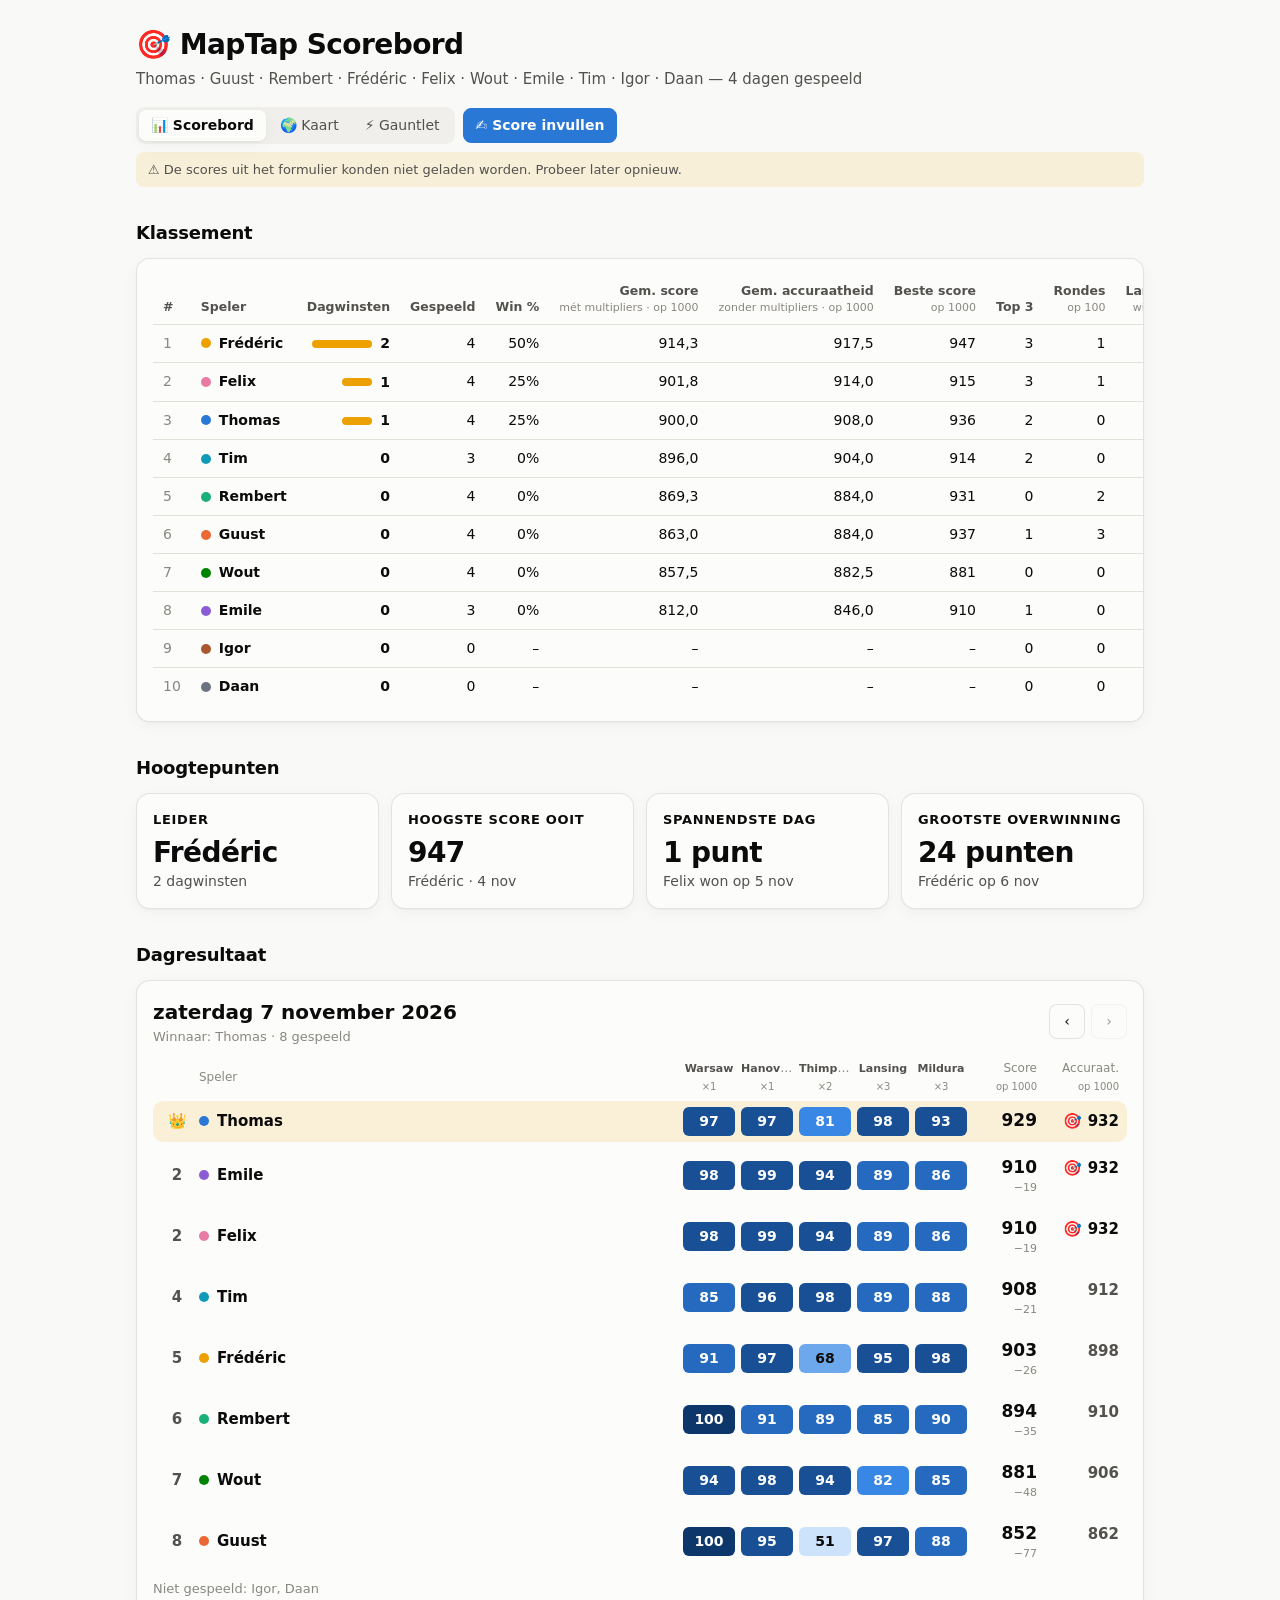
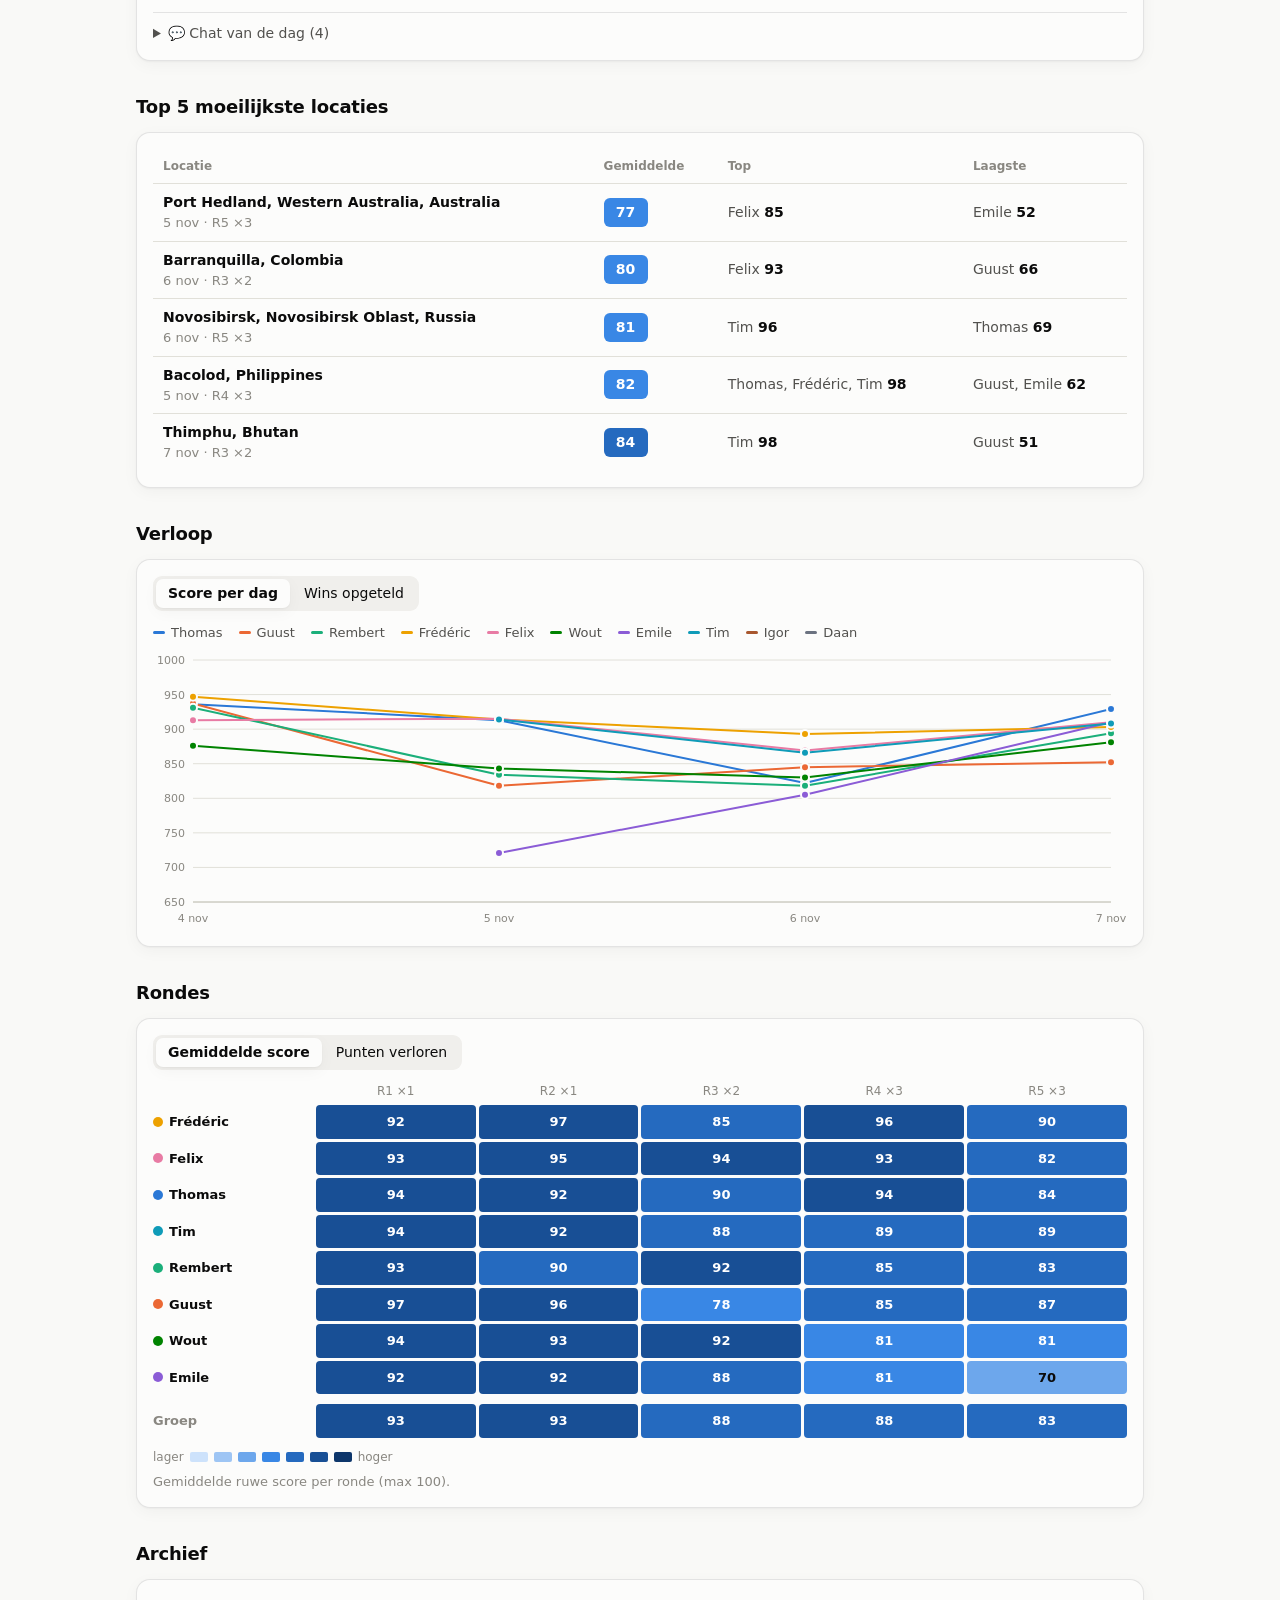
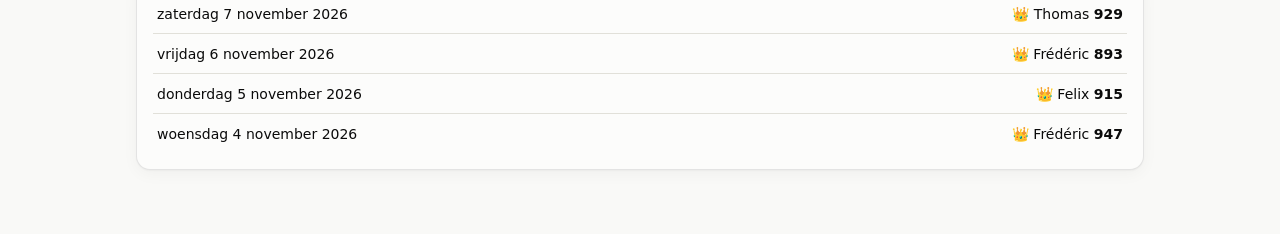
<file: index.html>
<!doctype html>
<html lang="nl">
<head>
  <meta charset="utf-8">
  <meta name="viewport" content="width=device-width, initial-scale=1">
  <title>MapTap Scorebord</title>
  <link rel="icon" href="data:image/svg+xml,<svg xmlns='http://www.w3.org/2000/svg' viewBox='0 0 100 100'><text y='.9em' font-size='90'>🎯</text></svg>">
  <link rel="stylesheet" href="assets/style.css?v=mwxf0195">
</head>
<body>
  <div class="wrap">
    <header class="top">
      <div>
        <h1>🎯 MapTap Scorebord</h1>
        <p id="subtitle">Laden…</p>
      </div>
      <div class="top-actions">
        <nav class="tabs nav" aria-label="Pagina's">
          <a href="index.html" aria-current="page">📊 Scorebord</a>
          <a href="kaart.html">🌍 Kaart</a>
          <a href="gauntlet.html">⚡ Gauntlet</a>
        </nav>
        <a class="btn primary-link" id="form-link" href="https://docs.google.com/forms/d/e/1FAIpQLSeYSUEAxbxAwryLA-4SiXtxM5MdXwAJ_mon7DEaT60UFioa7w/viewform" target="_blank" rel="noopener">✍️ Score invullen</a>
        <a class="btn" id="admin-link" href="beheer.html" hidden>✏️ Scores invoeren</a>
      </div>
    </header>
    <div class="sheet-notes" id="sheet-notes" hidden></div>

    <section>
      <h2>Klassement</h2>
      <div class="card table-wrap" id="standings"></div>
    </section>

    <section>
      <h2>Hoogtepunten</h2>
      <div class="kpis" id="kpis"></div>
    </section>

    <section>
      <h2>Dagresultaat</h2>
      <div class="card" id="day"></div>
    </section>

    <section>
      <h2>Top 5 moeilijkste locaties</h2>
      <div class="card table-wrap" id="locations"></div>
    </section>

    <section>
      <h2>Verloop</h2>
      <div class="card">
        <div class="tabs" role="tablist" id="trend-tabs">
          <button role="tab" aria-selected="true" data-mode="score">Score per dag</button>
          <button role="tab" aria-selected="false" data-mode="wins">Wins opgeteld</button>
        </div>
        <div class="legend" id="trend-legend"></div>
        <div class="chart" id="trend"></div>
      </div>
    </section>

    <section>
      <h2>Rondes</h2>
      <div class="card">
        <div class="tabs" role="tablist" id="heat-tabs">
          <button role="tab" aria-selected="true" data-mode="avg">Gemiddelde score</button>
          <button role="tab" aria-selected="false" data-mode="lost">Punten verloren</button>
        </div>
        <div id="heat"></div>
      </div>
    </section>

    <section>
      <h2>Archief</h2>
      <div class="card list" id="archive"></div>
    </section>
  </div>
  <script type="module" src="assets/app.js?v=mwxf0195"></script>
</body>
</html>
</file>
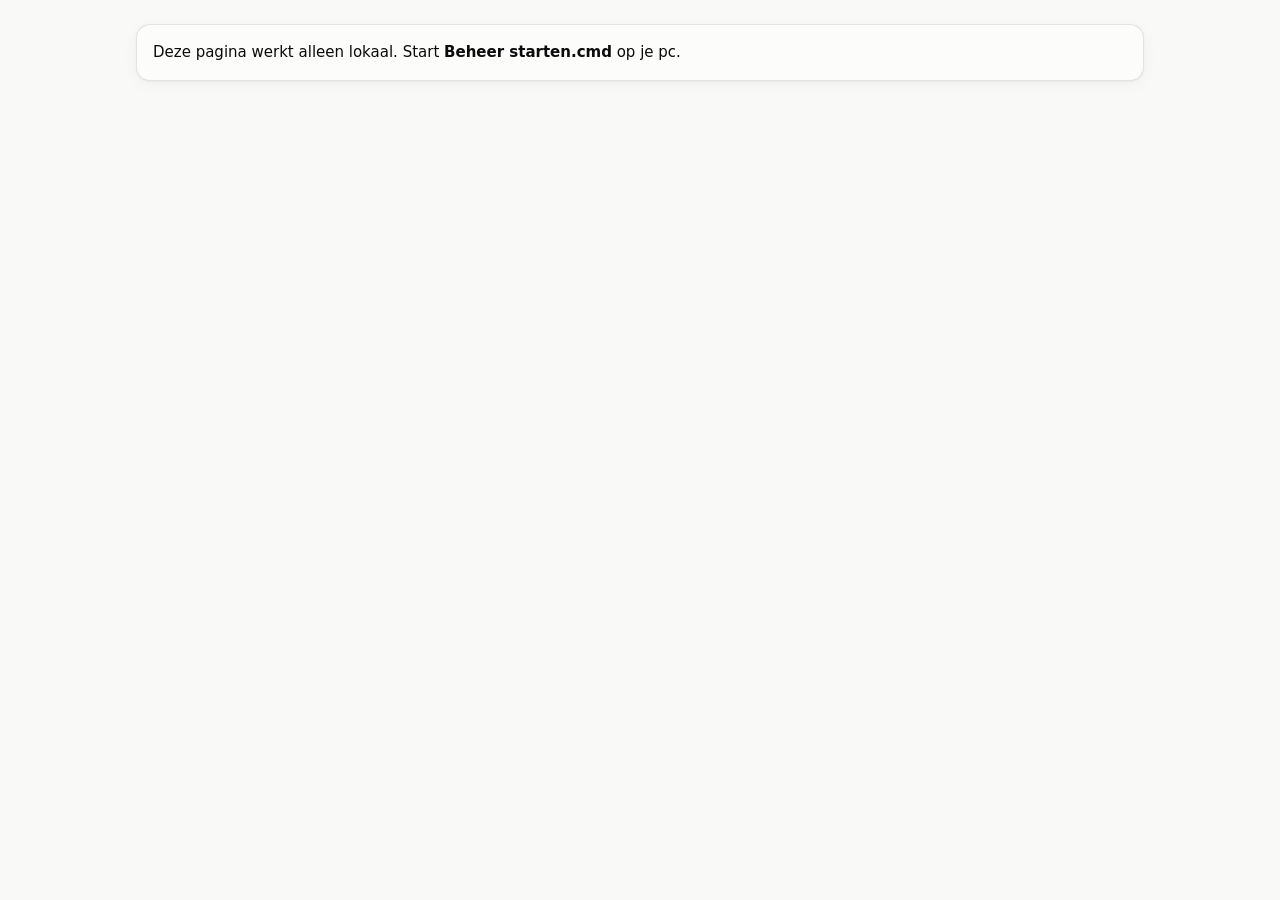
<file: beheer.html>
<!doctype html>
<html lang="nl">
<head>
  <meta charset="utf-8">
  <meta name="viewport" content="width=device-width, initial-scale=1">
  <title>MapTap Beheer</title>
  <link rel="icon" href="data:image/svg+xml,<svg xmlns='http://www.w3.org/2000/svg' viewBox='0 0 100 100'><text y='.9em' font-size='90'>✏️</text></svg>">
  <link rel="stylesheet" href="assets/style.css?v=mwxf0195">
  <style>
    textarea, input[type=text], input[type=date], select {
      font: inherit; color: var(--text); background: var(--surface); border: 1px solid var(--border);
      border-radius: 8px; padding: 6px 8px; width: 100%;
    }
    textarea { min-height: 180px; resize: vertical; font-size: 13px; }
    .locs { display: grid; grid-template-columns: repeat(5, 1fr); gap: 6px; margin: 8px 0 12px; }
    .locs label { font-size: 12px; color: var(--muted); display: grid; gap: 2px; }
    @media (max-width: 640px) { .locs { grid-template-columns: 1fr 1fr; } }
    .actions { display: flex; gap: 8px; flex-wrap: wrap; align-items: center; margin-top: 12px; }
    .warn { color: #d03b3b; font-size: 12px; }
    .note { font-size: 12px; color: var(--muted); }
    td select { width: auto; min-width: 110px; padding: 3px 6px; }
    pre.log { background: var(--surface-2); border-radius: 8px; padding: 10px; font-size: 12px; white-space: pre-wrap; max-height: 260px; overflow: auto; }
    .msgrow { display: flex; gap: 8px; align-items: baseline; font-size: 14px; padding: 2px 0; }
    .msgrow b { min-width: 80px; }
    .status { font-size: 14px; }
    .date-card + .date-card { margin-top: 12px; }
  </style>
</head>
<body>
  <div class="wrap">
    <header class="top">
      <div>
        <h1>✏️ Scores invoeren</h1>
        <p>Plak de Messenger-berichten, controleer, sla op en publiceer.</p>
      </div>
      <div class="top-actions"><a class="btn" href="index.html">📊 Naar scorebord</a></div>
    </header>

    <div class="card">
      <label class="small muted" for="paste">Chat van de dag (mag ook meerdere dagen tegelijk)</label>
      <textarea id="paste" placeholder="Selecteer de berichten in Messenger, kopieer en plak hier…"></textarea>
      <div class="actions">
        <button class="primary" id="analyse">Analyseren</button>
        <span class="note">Er wordt nog niets opgeslagen.</span>
      </div>
    </div>

    <div id="preview"></div>

    <section>
      <h2>Locaties inlezen</h2>
      <div class="card">
        <div class="small muted">Plak de volledige <b>"Today on MapTap"-mail</b> hieronder (Ctrl+A, Ctrl+C in de mail). Of kies de CSV-export van <a href="https://maptap.gg/profile#gameSettingsSection" target="_blank" rel="noopener">maptap.gg/profile</a> → <i>Your data</i>, handig om oude dagen in één keer in te lezen.</div>
        <textarea id="export-text" style="min-height:90px;margin-top:8px" placeholder="Thursday, November 5&#10;Today on MapTap&#10;…&#10;Round 1 · Nantes, France&#10;…"></textarea>
        <div class="actions"><input type="file" id="export-file" accept=".csv,text/csv,text/plain"></div>
        <div class="actions">
          <button class="primary" id="export-import">📍 Locaties inlezen</button>
          <span class="note" id="export-status">Je krijgt eerst een overzicht om te bevestigen.</span>
        </div>
        <div id="loc-preview"></div>
      </div>
    </section>

    <section>
      <h2>Bestaande dag aanpassen</h2>
      <div class="card">
        <select id="edit-date"></select>
        <div id="edit"></div>
      </div>
    </section>

    <section id="publish-box">
      <h2>Publiceren</h2>
      <div class="card">
        <div class="status" id="save-status">Nog geen wijzigingen.</div>
        <div class="actions">
          <button class="primary" id="publish">🚀 Publiceren naar GitHub</button>
          <span class="note">Zet data/scores.json online (git commit + push).</span>
        </div>
        <pre class="log" id="log" hidden></pre>
      </div>
    </section>
  </div>
  <script type="module" src="assets/beheer.js?v=mwxf0195"></script>
</body>
</html>
</file>
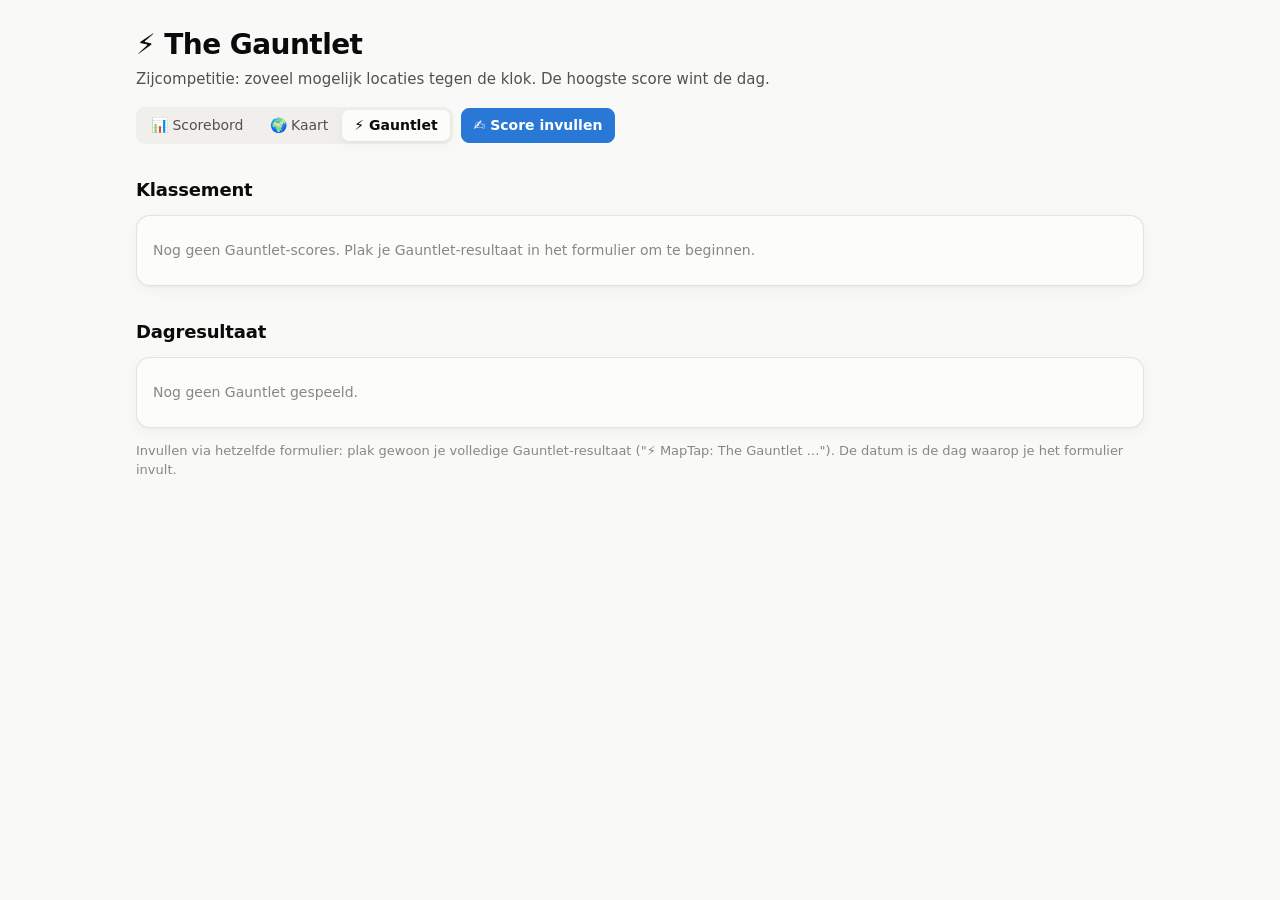
<file: gauntlet.html>
<!doctype html>
<html lang="nl">
<head>
  <meta charset="utf-8">
  <meta name="viewport" content="width=device-width, initial-scale=1">
  <title>MapTap Gauntlet</title>
  <link rel="icon" href="data:image/svg+xml,<svg xmlns='http://www.w3.org/2000/svg' viewBox='0 0 100 100'><text y='.9em' font-size='90'>⚡</text></svg>">
  <link rel="stylesheet" href="assets/style.css?v=mwxf0195">
</head>
<body>
  <div class="wrap">
    <header class="top">
      <div>
        <h1>⚡ The Gauntlet</h1>
        <p>Zijcompetitie: zoveel mogelijk locaties tegen de klok. De hoogste score wint de dag.</p>
      </div>
      <div class="top-actions">
        <nav class="tabs nav" aria-label="Pagina's">
          <a href="index.html">📊 Scorebord</a>
          <a href="kaart.html">🌍 Kaart</a>
          <a href="gauntlet.html" aria-current="page">⚡ Gauntlet</a>
        </nav>
        <a class="btn primary-link" href="https://docs.google.com/forms/d/e/1FAIpQLSeYSUEAxbxAwryLA-4SiXtxM5MdXwAJ_mon7DEaT60UFioa7w/viewform" target="_blank" rel="noopener">✍️ Score invullen</a>
      </div>
    </header>

    <section>
      <h2>Klassement</h2>
      <div class="card table-wrap" id="g-standings"></div>
    </section>

    <section>
      <h2>Dagresultaat</h2>
      <div class="card" id="g-day"></div>
    </section>

    <p class="small muted">Invullen via hetzelfde formulier: plak gewoon je volledige Gauntlet-resultaat ("⚡ MapTap: The Gauntlet …"). De datum is de dag waarop je het formulier invult.</p>
  </div>
  <script type="module" src="assets/gauntlet.js?v=mwxf0195"></script>
</body>
</html>
</file>
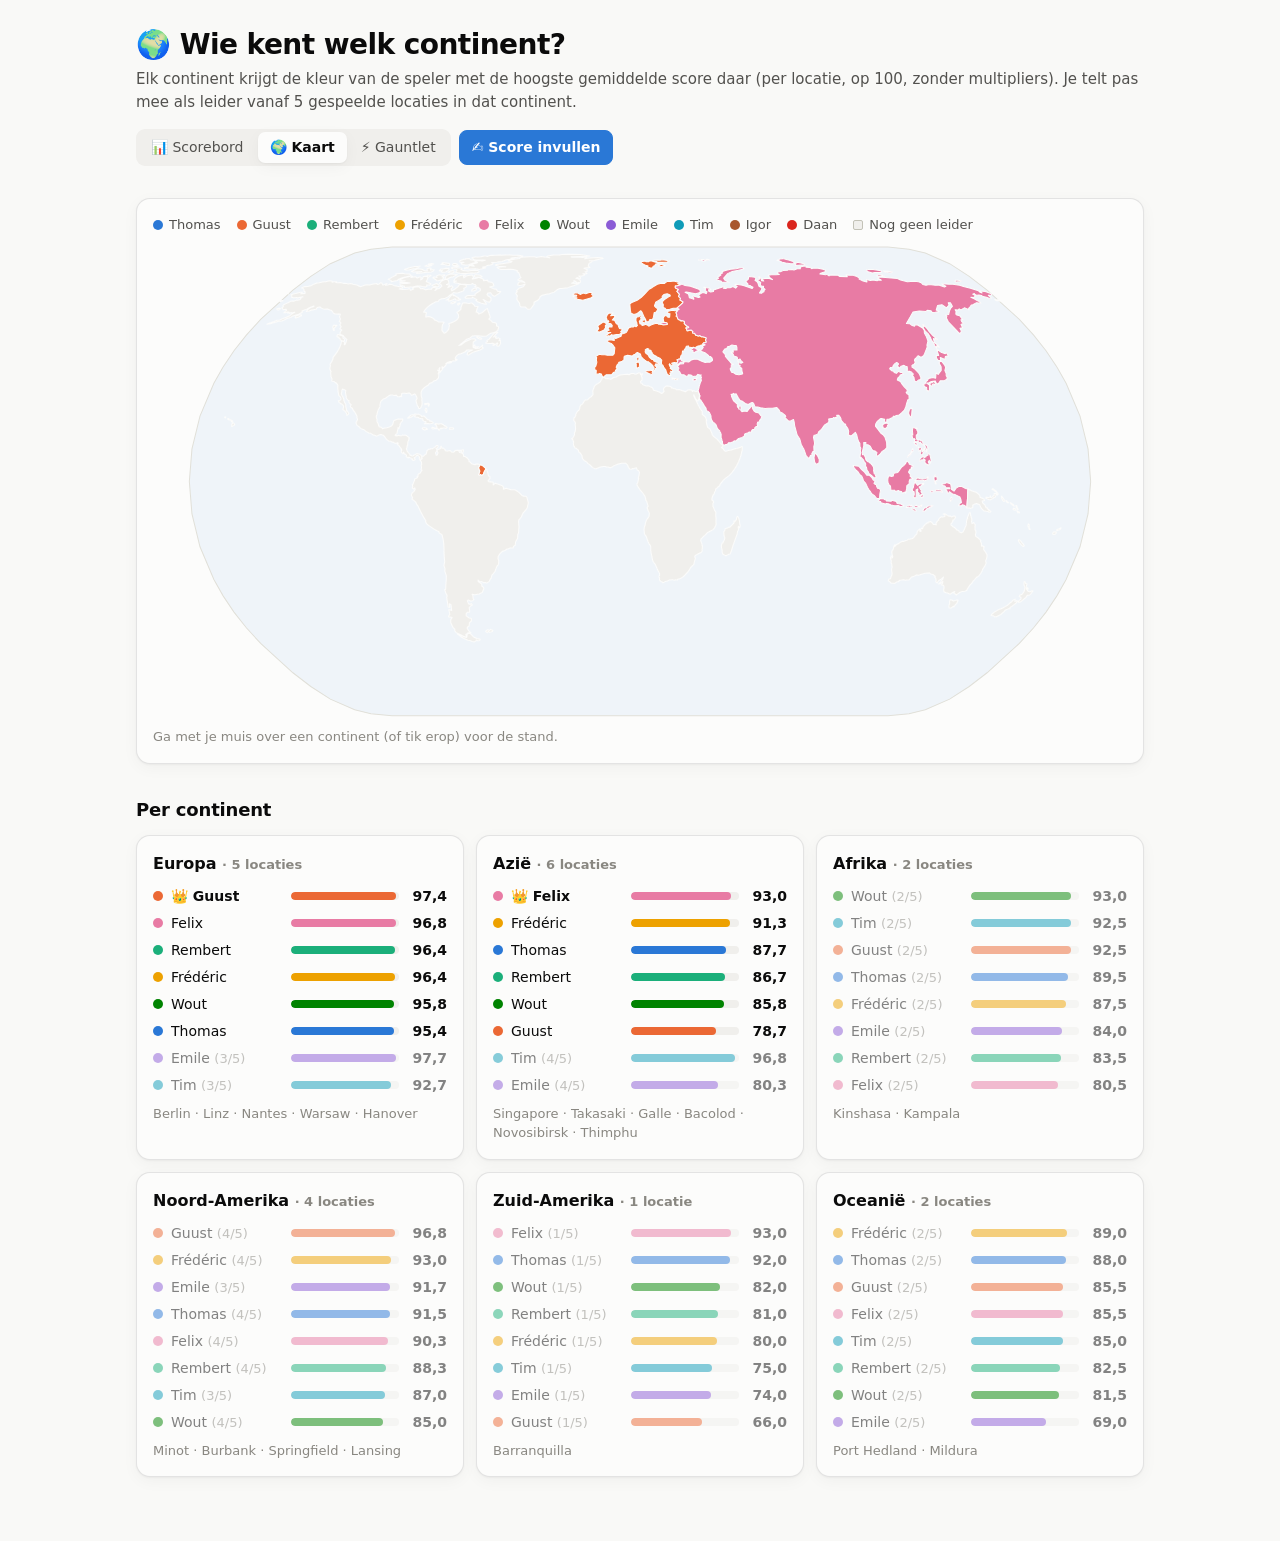
<file: kaart.html>
<!doctype html>
<html lang="nl">
<head>
  <meta charset="utf-8">
  <meta name="viewport" content="width=device-width, initial-scale=1">
  <title>MapTap Kaart</title>
  <link rel="icon" href="data:image/svg+xml,<svg xmlns='http://www.w3.org/2000/svg' viewBox='0 0 100 100'><text y='.9em' font-size='90'>🌍</text></svg>">
  <link rel="stylesheet" href="assets/style.css?v=mwxf0195">
</head>
<body>
  <div class="wrap">
    <header class="top">
      <div>
        <h1>🌍 Wie kent welk continent?</h1>
        <p>Elk continent krijgt de kleur van de speler met de hoogste gemiddelde score daar (per locatie, op 100, zonder multipliers). Je telt pas mee als leider vanaf 5 gespeelde locaties in dat continent.</p>
      </div>
      <div class="top-actions">
        <nav class="tabs nav" aria-label="Pagina's">
          <a href="index.html">📊 Scorebord</a>
          <a href="kaart.html" aria-current="page">🌍 Kaart</a>
          <a href="gauntlet.html">⚡ Gauntlet</a>
        </nav>
        <a class="btn primary-link" href="https://docs.google.com/forms/d/e/1FAIpQLSeYSUEAxbxAwryLA-4SiXtxM5MdXwAJ_mon7DEaT60UFioa7w/viewform" target="_blank" rel="noopener">✍️ Score invullen</a>
      </div>
    </header>

    <section>
      <div class="card">
        <div class="legend" id="map-legend"></div>
        <div class="map" id="map"></div>
        <div class="small muted" style="margin-top:8px">Ga met je muis over een continent (of tik erop) voor de stand.</div>
      </div>
    </section>

    <section>
      <h2>Per continent</h2>
      <div class="cont-grid" id="cont-list"></div>
    </section>
  </div>
  <script type="module" src="assets/kaart.js?v=mwxf0195"></script>
</body>
</html>
</file>
<file: assets/style.css>
:root {
  color-scheme: light;
  --page: #f9f9f7;
  --surface: #fcfcfb;
  --surface-2: #f0efec;
  --text: #0b0b0b;
  --text-2: #52514e;
  --muted: #898781;
  --grid: #e1e0d9;
  --axis: #c3c2b7;
  --border: rgba(11, 11, 11, 0.10);
  --accent: #2a78d6;
  --gold: #eda100;
  --good: #006300;
  --s1: #2a78d6; --s2: #eb6834; --s3: #1baf7a; --s4: #eda100; --s5: #e87ba4; --s6: #008300; --s7: #8b5cd6; --s8: #0f9bb8; --s9: #a8572e; --s10: #6b7280;
  --q1: #cde2fb; --q2: #9ec5f4; --q3: #6da7ec; --q4: #3987e5; --q5: #256abf; --q6: #184f95; --q7: #0d366b;
  --shadow: 0 1px 2px rgba(0, 0, 0, 0.04), 0 4px 16px rgba(0, 0, 0, 0.04);
}
@media (prefers-color-scheme: dark) {
  :root:not([data-theme="light"]) {
    color-scheme: dark;
    --page: #0d0d0d; --surface: #1a1a19; --surface-2: #242422;
    --text: #f0efec; --text-2: #c3c2b7; --muted: #898781;
    --grid: #2c2c2a; --axis: #383835; --border: rgba(255, 255, 255, 0.10);
    --accent: #3987e5; --gold: #c98500; --good: #0ca30c;
    --s1: #3987e5; --s2: #d95926; --s3: #199e70; --s4: #c98500; --s5: #d55181; --s6: #008300; --s7: #9d74e8; --s8: #22a9c4; --s9: #c9744a; --s10: #9ca3af;
    --shadow: none;
  }
}
:root[data-theme="dark"] {
  color-scheme: dark;
  --page: #0d0d0d; --surface: #1a1a19; --surface-2: #242422;
  --text: #f0efec; --text-2: #c3c2b7; --muted: #898781;
  --grid: #2c2c2a; --axis: #383835; --border: rgba(255, 255, 255, 0.10);
  --accent: #3987e5; --gold: #c98500; --good: #0ca30c;
  --s1: #3987e5; --s2: #d95926; --s3: #199e70; --s4: #c98500; --s5: #d55181; --s6: #008300; --s7: #9d74e8; --s8: #22a9c4; --s9: #c9744a; --s10: #9ca3af;
  --shadow: none;
}

* { box-sizing: border-box; }
[hidden] { display: none !important; }
html { -webkit-text-size-adjust: 100%; }
body {
  margin: 0;
  background: var(--page);
  color: var(--text);
  font: 15px/1.5 system-ui, -apple-system, "Segoe UI", sans-serif;
}
.wrap { max-width: 1040px; margin: 0 auto; padding: 24px 16px 64px; }

header.top { display: flex; align-items: flex-end; justify-content: space-between; gap: 16px; flex-wrap: wrap; margin-bottom: 8px; }
header.top h1 { margin: 0; font-size: 28px; letter-spacing: -0.02em; }
header.top p { margin: 2px 0 0; color: var(--text-2); }
.top-actions { display: flex; gap: 8px; }

section { margin-top: 32px; }
section > h2 { font-size: 18px; margin: 0 0 12px; letter-spacing: -0.01em; }
.card {
  background: var(--surface);
  border: 1px solid var(--border);
  border-radius: 14px;
  box-shadow: var(--shadow);
  padding: 16px;
}
.muted { color: var(--muted); }
.small { font-size: 13px; }
.num { font-variant-numeric: tabular-nums; }

button, .btn {
  font: inherit; font-size: 14px; color: var(--text);
  background: var(--surface); border: 1px solid var(--border); border-radius: 8px;
  padding: 6px 12px; cursor: pointer; text-decoration: none; display: inline-flex; align-items: center; gap: 6px;
}
button:hover, .btn:hover { background: var(--surface-2); }
button:disabled { opacity: 0.4; cursor: default; }
button.primary { background: var(--accent); border-color: var(--accent); color: #fff; }
button.primary:hover { filter: brightness(1.08); }

/* KPI's */
.kpis { display: grid; grid-template-columns: repeat(auto-fit, minmax(200px, 1fr)); gap: 12px; }
.kpi .label { font-size: 13px; font-weight: 700; color: var(--text); text-transform: uppercase; letter-spacing: 0.05em; }
.kpi .value { font-size: 28px; font-weight: 650; letter-spacing: -0.02em; line-height: 1.2; margin-top: 6px; }
.kpi .sub { font-size: 14px; color: var(--text-2); margin-top: 2px; }

/* Dagkaart */
.day-head { display: flex; align-items: center; justify-content: space-between; gap: 12px; margin-bottom: 12px; flex-wrap: wrap; }
.day-head h3 { margin: 0; font-size: 20px; }
.day-nav { display: flex; gap: 6px; }
.day-nav button { width: 36px; justify-content: center; padding: 6px 0; }

.ranking { display: grid; gap: 6px; }
.row {
  display: grid;
  grid-template-columns: 32px minmax(90px, 1fr) repeat(5, minmax(34px, 52px)) 64px 76px;
  gap: 6px; align-items: center;
  padding: 6px 8px; border-radius: 10px;
}
.row.head { color: var(--muted); font-size: 12px; padding-top: 0; padding-bottom: 0; }
.row.head > div { text-align: center; overflow: hidden; text-overflow: ellipsis; white-space: nowrap; }
.row.head > div:nth-child(2) { text-align: left; }
.row.winner { background: color-mix(in srgb, var(--gold) 14%, transparent); }
.rank { font-weight: 650; text-align: center; color: var(--text-2); }
.pname { font-weight: 600; display: flex; align-items: center; gap: 8px; min-width: 0; }
.pname span { overflow: hidden; text-overflow: ellipsis; white-space: nowrap; }
.dot { width: 10px; height: 10px; border-radius: 50%; flex: none; }
.cell {
  text-align: center; border-radius: 6px; padding: 4px 0; font-size: 14px; font-weight: 600;
  font-variant-numeric: tabular-nums;
}
.total { text-align: right; font-weight: 700; font-size: 17px; font-variant-numeric: tabular-nums; }
.acc { text-align: right; font-size: 15px; font-weight: 600; color: var(--text-2); font-variant-numeric: tabular-nums; align-self: start; padding-top: 3px; }
.acc.top { color: var(--text); }
.total { align-self: start; padding-top: 1px; }
.gap { display: block; font-size: 11px; font-weight: 500; color: var(--muted); }
.missing { margin-top: 10px; font-size: 13px; color: var(--muted); }
.loc-head { font-size: 11px; line-height: 1.2; color: var(--text-2); font-weight: 600; }
.loc-mult { font-size: 10px; }

details.chat { margin-top: 14px; border-top: 1px solid var(--border); padding-top: 10px; }
details.chat summary { cursor: pointer; color: var(--text-2); font-size: 14px; }
.msgs { display: grid; gap: 4px; margin-top: 8px; }
.msg { font-size: 14px; }
.msg b { font-weight: 600; margin-right: 6px; }

/* Klassement */
.table-wrap { overflow-x: auto; }
table { width: 100%; border-collapse: collapse; font-size: 14px; }
th, td { padding: 8px 10px; text-align: right; white-space: nowrap; font-variant-numeric: tabular-nums; }
th { font-size: 12px; font-weight: 600; color: var(--muted); border-bottom: 1px solid var(--grid); }
td { border-bottom: 1px solid var(--grid); }
tr:last-child td { border-bottom: none; }
th:nth-child(-n+2), td:nth-child(-n+2) { text-align: left; }
td.player { font-weight: 600; }
.standings th { vertical-align: bottom; line-height: 1.3; color: var(--text-2); font-size: 12.5px; }
.standings th span { font-weight: 400; color: var(--muted); font-size: 11px; }
.loc-table th, .loc-table td { text-align: left; vertical-align: middle; }
.loc-table td { white-space: normal; }
.loc-table td:first-child { min-width: 160px; }
.loc-table .cell.avg { display: inline-block; min-width: 44px; }
.loc-table .who { color: var(--text-2); }
.winbar { display: inline-flex; align-items: center; gap: 8px; }
.winbar i { display: inline-block; height: 8px; border-radius: 4px; background: var(--gold); min-width: 2px; }

/* Grafieken */
.tabs { display: inline-flex; background: var(--surface-2); border-radius: 9px; padding: 3px; gap: 2px; margin-bottom: 12px; }
.tabs button { border: none; background: transparent; padding: 4px 12px; border-radius: 7px; }
.tabs button[aria-selected="true"] { background: var(--surface); box-shadow: var(--shadow); font-weight: 600; }
.legend { display: flex; flex-wrap: wrap; gap: 6px 16px; font-size: 13px; color: var(--text-2); margin-bottom: 8px; }
.legend span { display: inline-flex; align-items: center; gap: 6px; }
.legend i { width: 12px; height: 3px; border-radius: 2px; display: inline-block; }
.chart { position: relative; }
.chart svg { display: block; width: 100%; height: auto; overflow: visible; }
.chart text { fill: var(--muted); font-size: 11px; font-family: inherit; }
.tooltip {
  position: absolute; pointer-events: none; z-index: 5;
  background: var(--surface); border: 1px solid var(--border); border-radius: 8px; box-shadow: 0 4px 16px rgba(0,0,0,.12);
  padding: 8px 10px; font-size: 13px; min-width: 140px; opacity: 0; transition: opacity .1s;
}
.tooltip.show { opacity: 1; }
.tooltip .t { font-weight: 600; margin-bottom: 4px; }
.tooltip .r { display: flex; justify-content: space-between; gap: 12px; align-items: center; }
.tooltip .r span { display: inline-flex; align-items: center; gap: 6px; color: var(--text-2); }
.tooltip .r b { font-variant-numeric: tabular-nums; }

.grid2 { display: grid; grid-template-columns: 1fr 1fr; gap: 12px; }
@media (max-width: 760px) { .grid2 { grid-template-columns: 1fr; } }

.heat { display: grid; grid-template-columns: minmax(80px, 1fr) repeat(5, minmax(40px, 1fr)); gap: 3px; font-size: 13px; }
.heat .h { color: var(--muted); font-size: 12px; text-align: center; padding-bottom: 2px; }
.heat .n { font-weight: 600; display: flex; align-items: center; gap: 6px; min-width: 0; }
.heat .n span { overflow: hidden; text-overflow: ellipsis; white-space: nowrap; }
.heat .c { text-align: center; padding: 7px 0; border-radius: 4px; font-weight: 600; font-variant-numeric: tabular-nums; position: relative; }
.heat .sep { grid-column: 1 / -1; height: 4px; }
.scale { display: flex; align-items: center; gap: 6px; font-size: 12px; color: var(--muted); margin-top: 10px; }
.scale i { width: 18px; height: 10px; border-radius: 2px; display: inline-block; }

.list { display: grid; gap: 2px; }
.list .li { display: flex; justify-content: space-between; gap: 12px; padding: 8px 4px; border-bottom: 1px solid var(--grid); font-size: 14px; }
.list .li:last-child { border-bottom: none; }
.list button.li { width: 100%; border: none; border-bottom: 1px solid var(--grid); border-radius: 0; background: transparent; text-align: left; }
.list button.li:hover { background: var(--surface-2); }
.empty { color: var(--muted); font-size: 14px; padding: 8px 0; }

@media (max-width: 560px) {
  .row { grid-template-columns: 18px minmax(52px, 1fr) repeat(5, minmax(26px, 1fr)) 40px 46px; gap: 3px; padding: 6px 4px; }
  .acc { font-size: 13px; }
  .cell { font-size: 12px; }
  .total { font-size: 15px; }
  .pname .dot { display: none; }
  header.top h1 { font-size: 24px; }
}

/* Navigatie tussen pagina's */
.top-actions { align-items: center; flex-wrap: wrap; }
.tabs.nav { margin-bottom: 0; }
.tabs.nav a { color: var(--text-2); text-decoration: none; padding: 5px 12px; border-radius: 7px; font-size: 14px; }
.tabs.nav a:hover { color: var(--text); }
.tabs.nav a[aria-current="page"] { background: var(--surface); box-shadow: var(--shadow); color: var(--text); font-weight: 600; }

/* Kaart */
.map { position: relative; }
.map svg { display: block; width: 100%; height: auto; }
.map .sea { fill: color-mix(in srgb, var(--accent) 6%, var(--surface)); stroke: var(--grid); }
.map .cont { stroke: var(--surface); stroke-width: 1; stroke-linejoin: round; cursor: pointer; transition: opacity .12s; outline: none; }
.map .cont.empty { stroke: var(--axis); }
.map svg:hover .cont:not(.active), .map svg:has(.cont.active) .cont:not(.active) { opacity: .55; }
.map .cont.active { stroke: var(--text); stroke-width: 1.5; }
.map .tooltip { min-width: 180px; }
.map .tooltip .dot { width: 8px; height: 8px; }
.cont-grid { display: grid; grid-template-columns: repeat(auto-fill, minmax(280px, 1fr)); gap: 12px; }
.cont-card h3 { margin: 0 0 10px; font-size: 16px; }
.bars { display: grid; gap: 6px; }
.bar-row { display: grid; grid-template-columns: minmax(90px, 130px) 1fr 40px; gap: 8px; align-items: center; font-size: 14px; }
.bar-row .pname { font-weight: 500; }
.bar-row.lead .pname { font-weight: 700; }
.bar-row b { text-align: right; }
.bar { height: 8px; background: var(--surface-2); border-radius: 4px; overflow: hidden; }
.bar i { display: block; height: 100%; border-radius: 4px; }
.btn.primary-link { background: var(--accent); border-color: var(--accent); color: #fff; font-weight: 600; }
.btn.primary-link:hover { filter: brightness(1.08); background: var(--accent); }
.sheet-notes { margin-top: 8px; font-size: 13px; color: var(--text-2); background: color-mix(in srgb, var(--gold) 12%, transparent); border-radius: 8px; padding: 8px 12px; display: grid; gap: 2px; }
.bar-row.unq, .tooltip .r.unq { opacity: .5; }
.g-table tr.winner td { background: color-mix(in srgb, var(--gold) 14%, transparent); }
.g-table td:first-child { width: 32px; }
</file>
